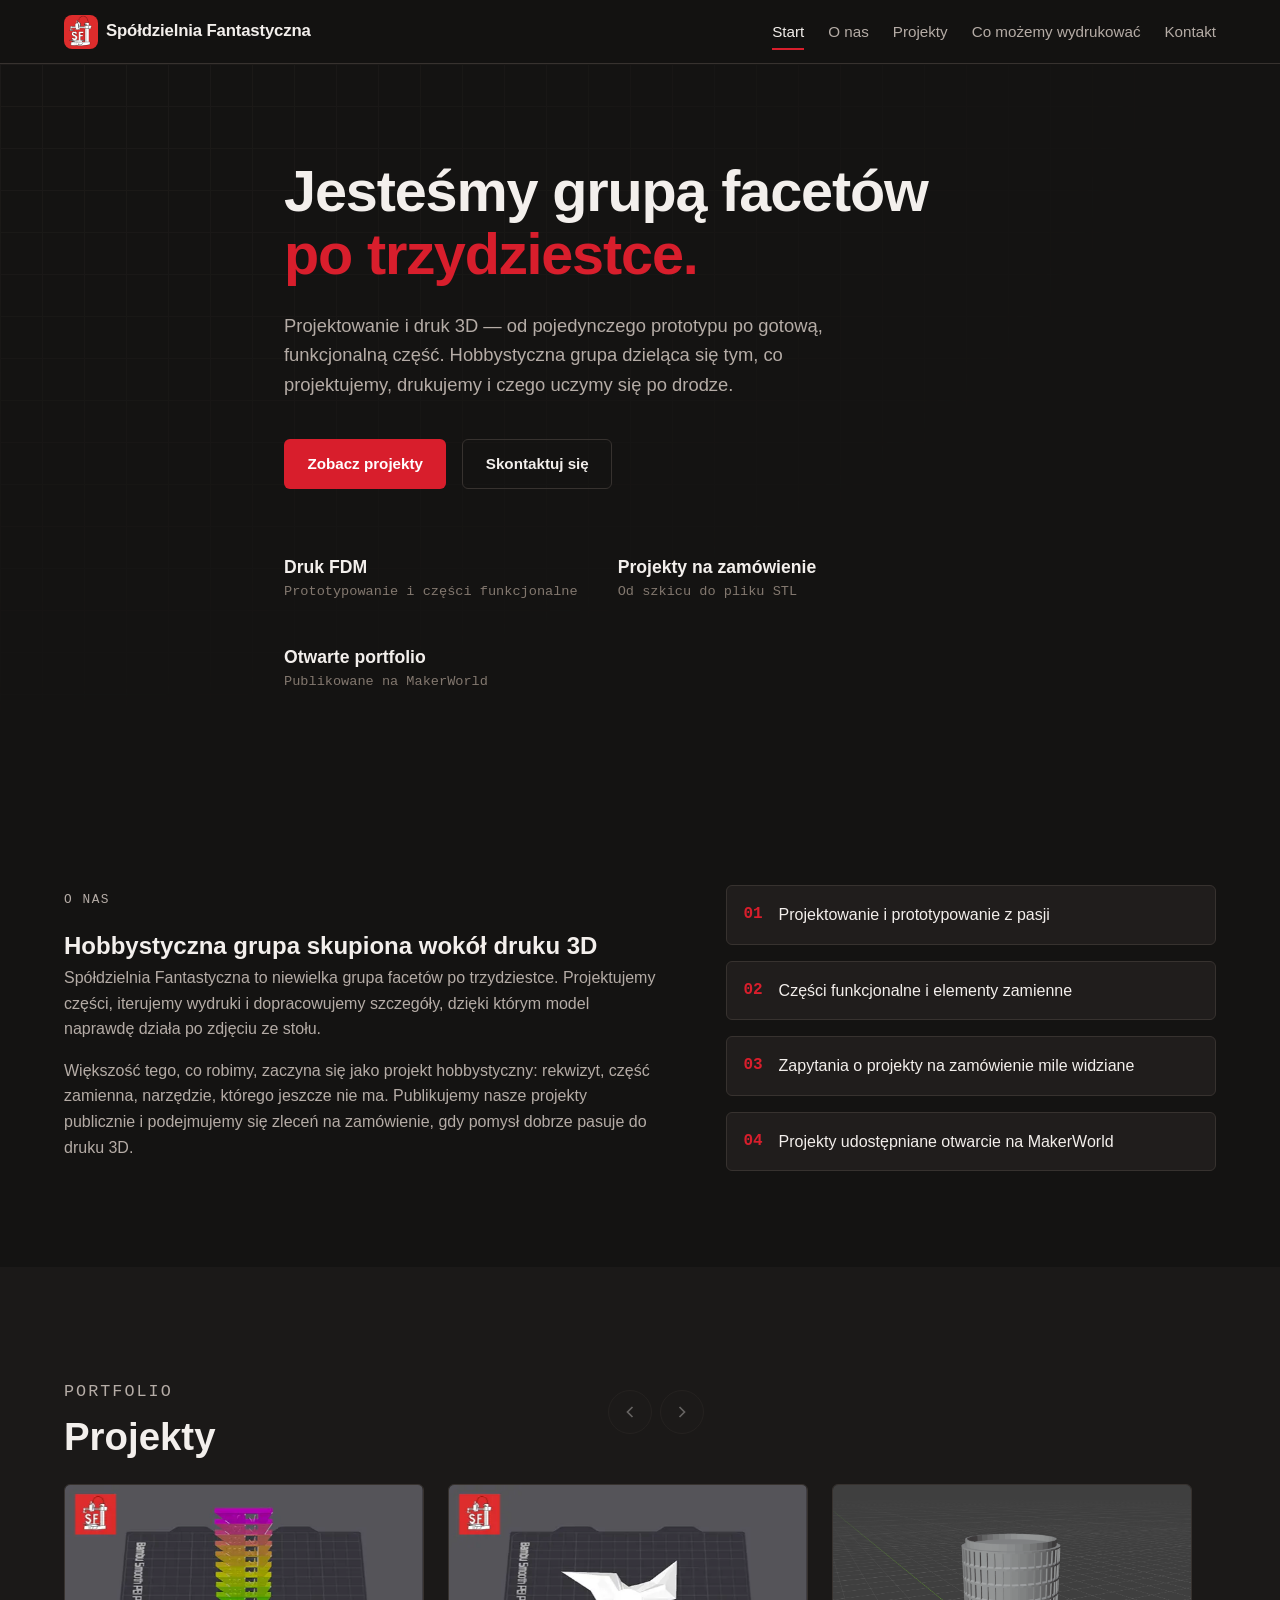
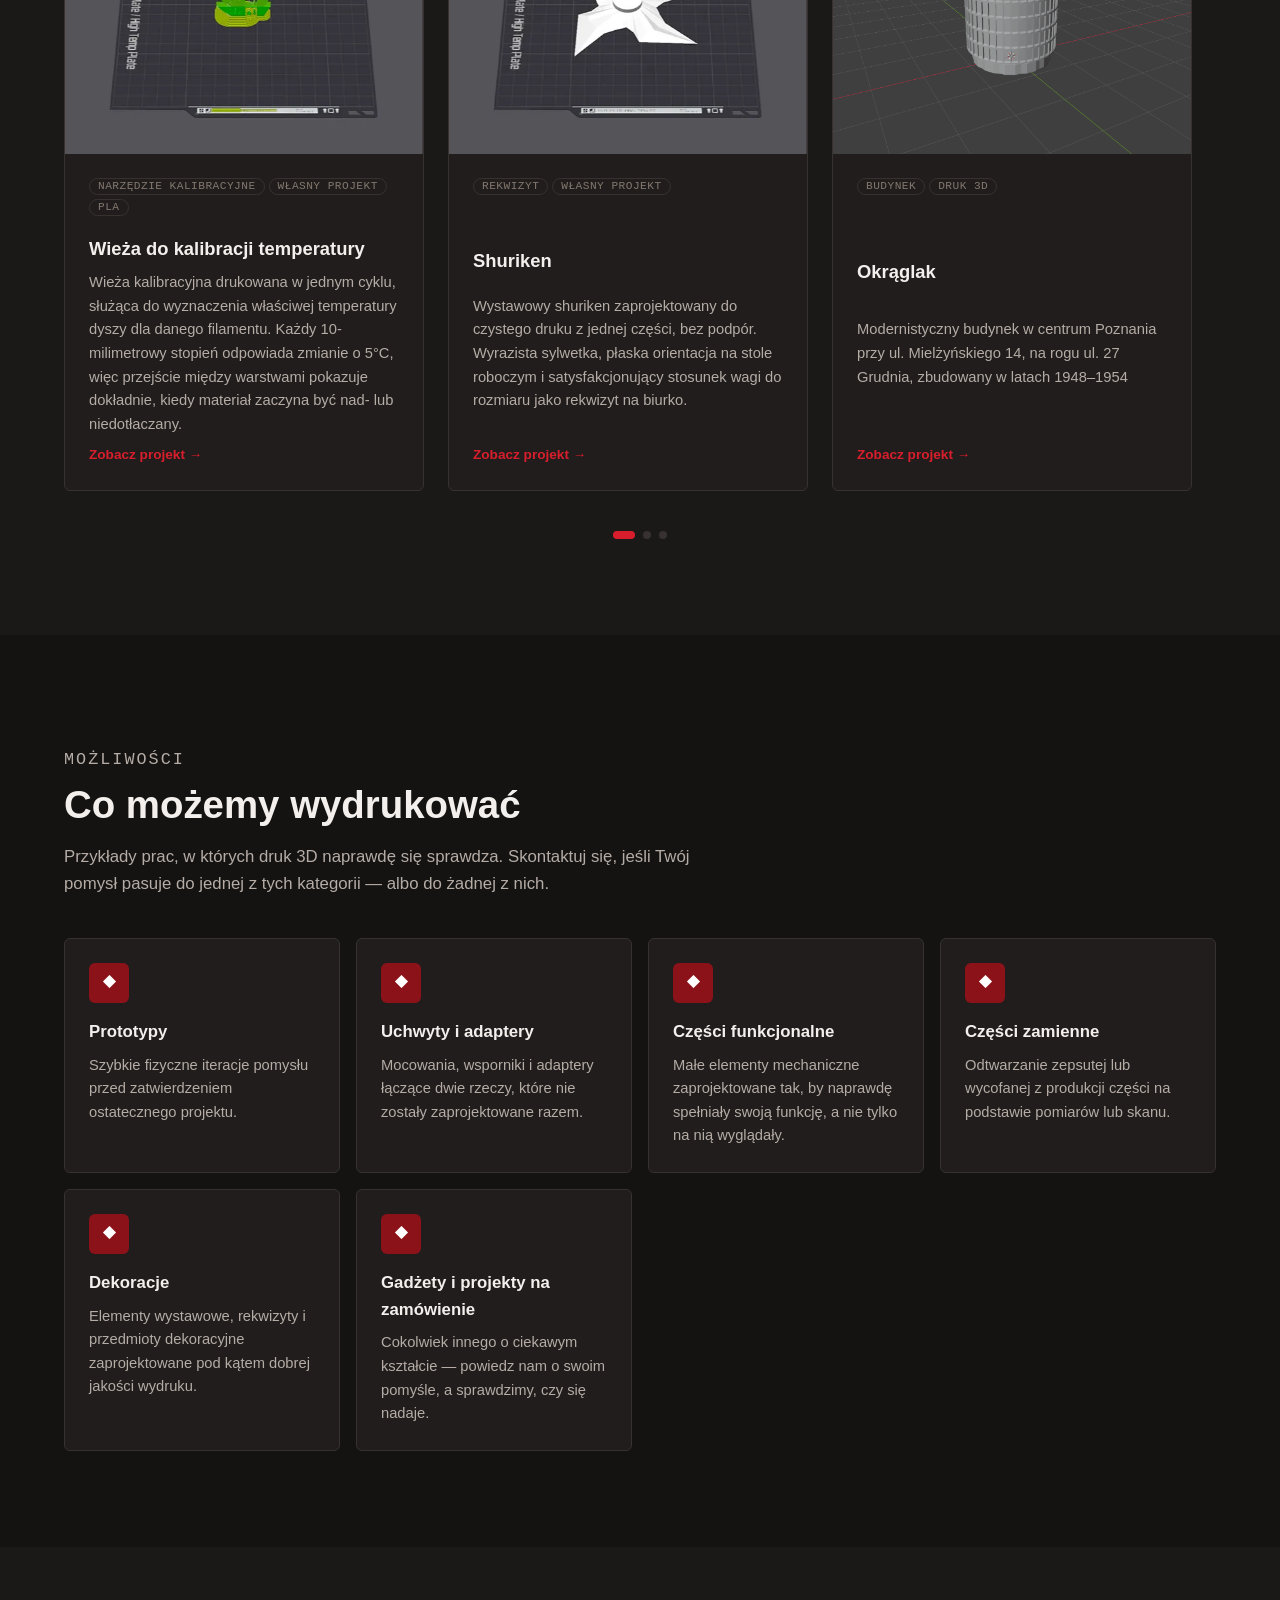
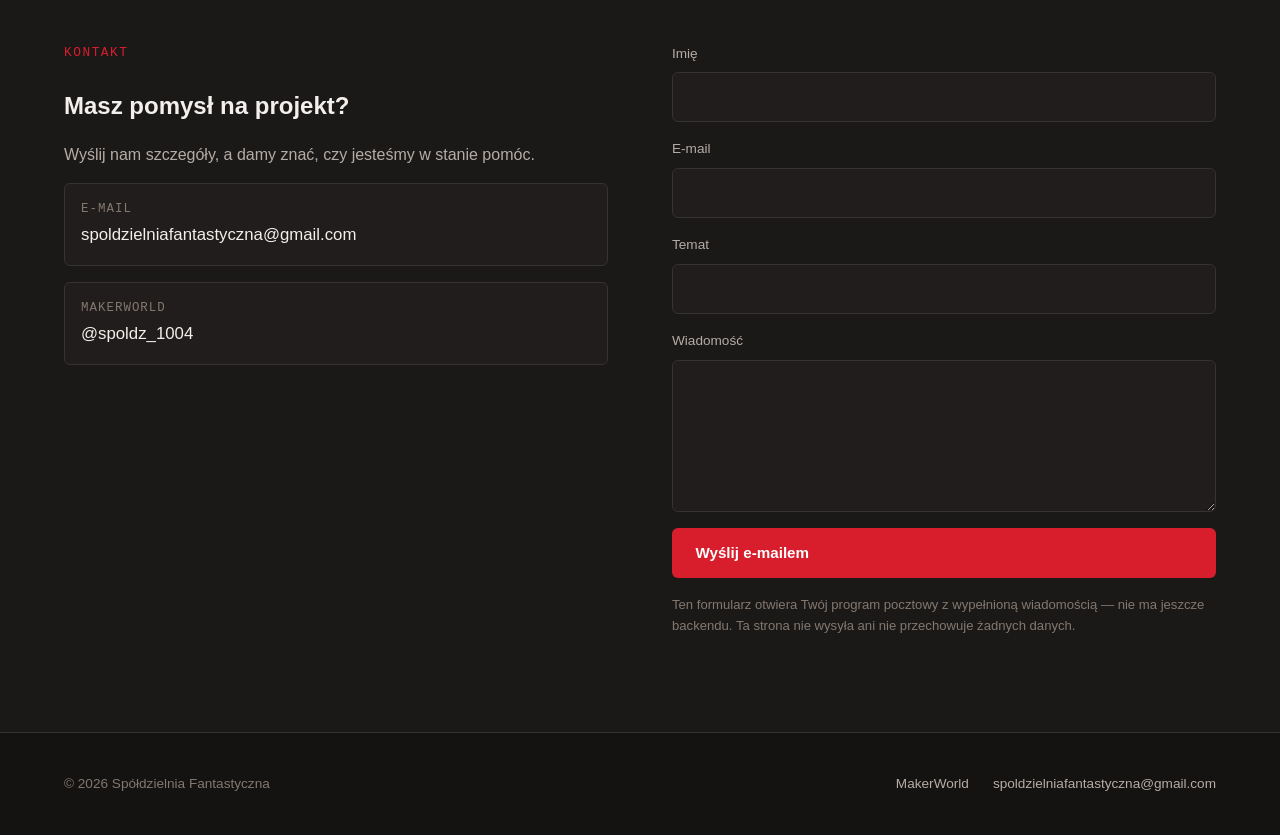
<file: index.html>
<!doctype html>
<html lang="pl">
<head>
  <meta charset="UTF-8" />
  <meta name="viewport" content="width=device-width, initial-scale=1" />
  <title>Spółdzielnia Fantastyczna — Projektowanie i druk 3D</title>
  <meta name="description" content="Spółdzielnia Fantastyczna — hobbystyczna grupa zamieniająca pomysły w fizyczne przedmioty dzięki projektowaniu i drukowi 3D. Zobacz nasze portfolio projektów i skontaktuj się w sprawie druku na zamówienie." />
  <link rel="canonical" href="https://spoldzielniafantastyczna.github.io/" />

  <meta property="og:type" content="website" />
  <meta property="og:title" content="Spółdzielnia Fantastyczna — Projektowanie i druk 3D" />
  <meta property="og:description" content="Hobbystyczna grupa zamieniająca pomysły w fizyczne przedmioty dzięki projektowaniu i drukowi 3D." />
  <meta property="og:url" content="https://spoldzielniafantastyczna.github.io/" />
  <meta property="og:image" content="https://spoldzielniafantastyczna.github.io/assets/icons/icon-512.png" />
  <meta name="twitter:card" content="summary_large_image" />

  <link rel="icon" href="assets/icons/favicon.ico" sizes="any" />
  <link rel="icon" type="image/png" sizes="32x32" href="assets/icons/icon-32.png" />
  <link rel="icon" type="image/png" sizes="192x192" href="assets/icons/icon-192.png" />
  <link rel="apple-touch-icon" href="assets/icons/apple-touch-icon.png" />
  <meta name="theme-color" content="#141312" />

  <link rel="stylesheet" href="css/main.css" />
  <link rel="stylesheet" href="css/gallery.css" />

  <script type="application/ld+json">
  {
    "@context": "https://schema.org",
    "@type": "Organization",
    "name": "Spółdzielnia Fantastyczna",
    "url": "https://spoldzielniafantastyczna.github.io/",
    "logo": "https://spoldzielniafantastyczna.github.io/assets/icons/icon-512.png",
    "sameAs": ["https://makerworld.com/en/@spoldz_1004"],
    "description": "Hobbystyczna grupa zamieniająca pomysły w fizyczne przedmioty dzięki projektowaniu i drukowi 3D."
  }
  </script>
</head>
<body>
  <a class="skip-link" href="#main">Przejdź do treści</a>

  <header class="site-header">
    <div class="container">
      <a class="brand" href="index.html">
        <img src="assets/branding/makerworld-avatar.png" alt="Spółdzielnia Fantastyczna logo" width="34" height="34" />
        <span>Spółdzielnia Fantastyczna</span>
      </a>
      <button class="nav-toggle" type="button" aria-label="Przełącz nawigację" aria-expanded="false">
        <svg viewBox="0 0 24 24" fill="none" stroke="currentColor" stroke-width="2" aria-hidden="true">
          <path d="M3 6h18M3 12h18M3 18h18" />
        </svg>
      </button>
      <nav class="main-nav" aria-label="Główna" data-open="false">
        <ul>
          <li><a href="#home" aria-current="page">Start</a></li>
          <li><a href="#about">O nas</a></li>
          <li><a href="#projects">Projekty</a></li>
          <li><a href="#capabilities">Co możemy wydrukować</a></li>
          <li><a href="#contact">Kontakt</a></li>
        </ul>
      </nav>
    </div>
  </header>

  <main id="main">
    <section id="home" class="hero">
      <div class="hero__grid" aria-hidden="true"></div>
      <div class="container hero__content">
        <h1>Jesteśmy grupą facetów <em>po trzydziestce.</em></h1>
        <p class="hero__lead">Projektowanie i druk 3D — od pojedynczego prototypu po gotową, funkcjonalną część. Hobbystyczna grupa dzieląca się tym, co projektujemy, drukujemy i czego uczymy się po drodze.</p>
        <div class="hero__actions">
          <a class="btn btn--primary" href="#projects">Zobacz projekty</a>
          <a class="btn btn--ghost" href="#contact">Skontaktuj się</a>
        </div>
        <div class="hero__meta">
          <div><strong>Druk FDM</strong>Prototypowanie i części funkcjonalne</div>
          <div><strong>Projekty na zamówienie</strong>Od szkicu do pliku STL</div>
          <div><strong>Otwarte portfolio</strong>Publikowane na MakerWorld</div>
        </div>
      </div>
    </section>

    <section id="about" class="section">
      <div class="container about__grid">
        <div class="about__body">
          <p class="eyebrow">O nas</p>
          <h2>Hobbystyczna grupa skupiona wokół druku 3D</h2>
          <p>Spółdzielnia Fantastyczna to niewielka grupa facetów po trzydziestce. Projektujemy części, iterujemy wydruki i dopracowujemy szczegóły, dzięki którym model naprawdę działa po zdjęciu ze stołu.</p>
          <p>Większość tego, co robimy, zaczyna się jako projekt hobbystyczny: rekwizyt, część zamienna, narzędzie, którego jeszcze nie ma. Publikujemy nasze projekty publicznie i podejmujemy się zleceń na zamówienie, gdy pomysł dobrze pasuje do druku 3D.</p>
        </div>
        <ul class="about__list">
          <li><span class="icon">01</span><span>Projektowanie i prototypowanie z pasji</span></li>
          <li><span class="icon">02</span><span>Części funkcjonalne i elementy zamienne</span></li>
          <li><span class="icon">03</span><span>Zapytania o projekty na zamówienie mile widziane</span></li>
          <li><span class="icon">04</span><span>Projekty udostępniane otwarcie na MakerWorld</span></li>
        </ul>
      </div>
    </section>

    <section id="projects" class="section section--alt">
      <div class="container">
        <div class="section-header portfolio__controls">
          <div>
            <p class="eyebrow">Portfolio</p>
            <h2>Projekty</h2>
          </div>
          <div class="portfolio__arrows">
            <button class="arrow-btn" type="button" data-carousel-prev aria-label="Poprzedni projekt">
              <svg viewBox="0 0 24 24" fill="none" stroke="currentColor" stroke-width="2"><path d="M15 18l-6-6 6-6" /></svg>
            </button>
            <button class="arrow-btn" type="button" data-carousel-next aria-label="Następny projekt">
              <svg viewBox="0 0 24 24" fill="none" stroke="currentColor" stroke-width="2"><path d="M9 18l6-6-6-6" /></svg>
            </button>
          </div>
        </div>
        <div class="carousel-track" data-carousel-track tabindex="0" role="region" aria-label="Karuzela projektów" aria-live="polite">
          <p>Ładowanie projektów…</p>
        </div>
        <div class="portfolio__dots" data-carousel-dots></div>
      </div>
    </section>

    <section id="capabilities" class="section">
      <div class="container">
        <div class="section-header">
          <p class="eyebrow">Możliwości</p>
          <h2>Co możemy wydrukować</h2>
          <p>Przykłady prac, w których druk 3D naprawdę się sprawdza. Skontaktuj się, jeśli Twój pomysł pasuje do jednej z tych kategorii — albo do żadnej z nich.</p>
        </div>
        <div class="capabilities__grid">
          <div class="capability-card"><span class="glyph">◆</span><h3>Prototypy</h3><p>Szybkie fizyczne iteracje pomysłu przed zatwierdzeniem ostatecznego projektu.</p></div>
          <div class="capability-card"><span class="glyph">◆</span><h3>Uchwyty i adaptery</h3><p>Mocowania, wsporniki i adaptery łączące dwie rzeczy, które nie zostały zaprojektowane razem.</p></div>
          <div class="capability-card"><span class="glyph">◆</span><h3>Części funkcjonalne</h3><p>Małe elementy mechaniczne zaprojektowane tak, by naprawdę spełniały swoją funkcję, a nie tylko na nią wyglądały.</p></div>
          <div class="capability-card"><span class="glyph">◆</span><h3>Części zamienne</h3><p>Odtwarzanie zepsutej lub wycofanej z produkcji części na podstawie pomiarów lub skanu.</p></div>
          <div class="capability-card"><span class="glyph">◆</span><h3>Dekoracje</h3><p>Elementy wystawowe, rekwizyty i przedmioty dekoracyjne zaprojektowane pod kątem dobrej jakości wydruku.</p></div>
          <div class="capability-card"><span class="glyph">◆</span><h3>Gadżety i projekty na zamówienie</h3><p>Cokolwiek innego o ciekawym kształcie — powiedz nam o swoim pomyśle, a sprawdzimy, czy się nadaje.</p></div>
        </div>
      </div>
    </section>

    <section id="contact" class="section section--alt">
      <div class="container contact__grid">
        <div class="contact-card">
          <p class="eyebrow">Kontakt</p>
          <h2>Masz pomysł na projekt?</h2>
          <p style="color:var(--color-text-muted)">Wyślij nam szczegóły, a damy znać, czy jesteśmy w stanie pomóc.</p>
          <div class="contact-item">
            <span>E-mail</span>
            <a data-site="email" href="mailto:">Ładowanie…</a>
          </div>
          <div class="contact-item">
            <span>MakerWorld</span>
            <a data-site="makerworld" href="#" target="_blank" rel="noopener">@spoldz_1004</a>
          </div>
        </div>
        <form class="contact-form" aria-label="Formularz kontaktowy">
          <div class="form-row">
            <label for="name">Imię</label>
            <input id="name" name="name" type="text" autocomplete="name" required />
          </div>
          <div class="form-row">
            <label for="email">E-mail</label>
            <input id="email" name="email" type="email" autocomplete="email" required />
          </div>
          <div class="form-row">
            <label for="subject">Temat</label>
            <input id="subject" name="subject" type="text" />
          </div>
          <div class="form-row">
            <label for="message">Wiadomość</label>
            <textarea id="message" name="message" rows="5" required></textarea>
          </div>
          <button class="btn btn--primary" type="submit">Wyślij e-mailem</button>
          <p class="form-note">Ten formularz otwiera Twój program pocztowy z wypełnioną wiadomością — nie ma jeszcze backendu. Ta strona nie wysyła ani nie przechowuje żadnych danych.</p>
        </form>
      </div>
    </section>
  </main>

  <footer class="site-footer">
    <div class="container">
      <p>© <span data-site="year">2026</span> Spółdzielnia Fantastyczna</p>
      <div class="footer-links">
        <a data-site="makerworld" href="#" target="_blank" rel="noopener">MakerWorld</a>
        <a data-site="email" href="mailto:">E-mail</a>
      </div>
    </div>
  </footer>

  <script type="module" src="js/main.js"></script>
  <script type="module" src="js/projects.js"></script>
</body>
</html>
</file>
<file: css/main.css>
/* ==========================================================================
   Spółdzielnia Fantastyczna — main stylesheet
   Base tokens, layout, header, hero, about, capabilities, contact, footer.
   ========================================================================== */

:root {
  --color-bg: #141312;
  --color-bg-alt: #1b1918;
  --color-surface: #201d1c;
  --color-surface-2: #262220;
  --color-border: #37322f;
  --color-text: #f3efec;
  --color-text-muted: #b5aca6;
  --color-text-dim: #83786f;
  --color-accent: #d81e2c;
  --color-accent-hover: #f0212f;
  --color-accent-dark: #8c121a;
  --color-focus: #ffb703;

  --font-sans: -apple-system, BlinkMacSystemFont, "Segoe UI", Roboto, "Helvetica Neue", Arial, sans-serif;
  --font-mono: ui-monospace, "SF Mono", "Cascadia Code", "Roboto Mono", Consolas, monospace;

  --content-width: 1200px;
  --space-1: 0.25rem;
  --space-2: 0.5rem;
  --space-3: 1rem;
  --space-4: 1.5rem;
  --space-5: 2.5rem;
  --space-6: 4rem;
  --space-7: 6rem;

  --radius: 6px;
  --header-height: 64px;
  --transition-fast: 150ms ease;
  --transition-base: 250ms ease;
}

/* ---------- Reset ---------- */
*, *::before, *::after { box-sizing: border-box; }
html { scroll-behavior: smooth; }
html, body { height: 100%; }
body {
  margin: 0;
  background: var(--color-bg);
  color: var(--color-text);
  font-family: var(--font-sans);
  font-size: 16px;
  line-height: 1.6;
  -webkit-font-smoothing: antialiased;
}
img { max-width: 100%; display: block; }
a { color: inherit; }
ul { margin: 0; padding: 0; list-style: none; }
h1, h2, h3, h4, p { margin: 0; }
button { font: inherit; }
input, textarea, select { font: inherit; }

@media (prefers-reduced-motion: reduce) {
  html { scroll-behavior: auto; }
  *, *::before, *::after {
    animation-duration: 0.001ms !important;
    animation-iteration-count: 1 !important;
    transition-duration: 0.001ms !important;
    scroll-behavior: auto !important;
  }
}

/* ---------- Focus states ---------- */
:focus-visible {
  outline: 2px solid var(--color-focus);
  outline-offset: 2px;
}
a:focus:not(:focus-visible),
button:focus:not(:focus-visible) { outline: none; }

/* ---------- Skip link ---------- */
.skip-link {
  position: absolute;
  top: -48px;
  left: var(--space-3);
  background: var(--color-accent);
  color: #fff;
  padding: var(--space-2) var(--space-3);
  border-radius: var(--radius);
  z-index: 1000;
  transition: top var(--transition-fast);
}
.skip-link:focus { top: var(--space-3); }

/* ---------- Layout helpers ---------- */
.container {
  width: 100%;
  max-width: var(--content-width);
  margin-inline: auto;
  padding-inline: var(--space-4);
}
.section { padding-block: var(--space-7); }
.section-header {
  max-width: 640px;
  margin-bottom: var(--space-5);
}
.eyebrow {
  display: inline-block;
  font-family: var(--font-mono);
  font-size: 0.8rem;
  letter-spacing: 0.12em;
  text-transform: uppercase;
  color: var(--color-accent);
  margin-bottom: var(--space-2);
}
.section-header h2 {
  font-size: clamp(1.6rem, 3vw, 2.4rem);
  line-height: 1.2;
}
.section-header p {
  color: var(--color-text-muted);
  margin-top: var(--space-3);
  font-size: 1.05rem;
}
.section--alt { background: var(--color-bg-alt); }

.visually-hidden {
  position: absolute;
  width: 1px; height: 1px;
  padding: 0; margin: -1px;
  overflow: hidden;
  clip: rect(0, 0, 0, 0);
  white-space: nowrap;
  border: 0;
}

/* ---------- Buttons ---------- */
.btn {
  display: inline-flex;
  align-items: center;
  gap: var(--space-2);
  padding: 0.75rem 1.4rem;
  border-radius: var(--radius);
  font-weight: 600;
  font-size: 0.95rem;
  text-decoration: none;
  border: 1px solid transparent;
  cursor: pointer;
  transition: transform var(--transition-fast), background var(--transition-fast), border-color var(--transition-fast);
}
.btn:hover { transform: translateY(-1px); }
.btn--primary {
  background: var(--color-accent);
  color: #fff;
}
.btn--primary:hover { background: var(--color-accent-hover); }
.btn--ghost {
  background: transparent;
  color: var(--color-text);
  border-color: var(--color-border);
}
.btn--ghost:hover { border-color: var(--color-text-muted); }
.btn--small { padding: 0.5rem 0.9rem; font-size: 0.85rem; }

/* ---------- Header ---------- */
.site-header {
  position: sticky;
  top: 0;
  z-index: 100;
  height: var(--header-height);
  display: flex;
  align-items: center;
  background: rgba(20, 19, 18, 0.88);
  backdrop-filter: saturate(150%) blur(10px);
  border-bottom: 1px solid var(--color-border);
}
.site-header .container {
  display: flex;
  align-items: center;
  justify-content: space-between;
  gap: var(--space-3);
}
.brand {
  display: flex;
  align-items: center;
  gap: var(--space-2);
  text-decoration: none;
  font-weight: 700;
  letter-spacing: -0.01em;
  font-size: 1.05rem;
  min-width: 0;
  flex-shrink: 1;
}
.brand img {
  width: 34px;
  height: 34px;
  border-radius: 8px;
  flex-shrink: 0;
}
.brand span {
  overflow: hidden;
  text-overflow: ellipsis;
  white-space: nowrap;
}

.nav-toggle {
  display: none;
  flex-shrink: 0;
  background: none;
  border: 1px solid var(--color-border);
  border-radius: var(--radius);
  width: 42px;
  height: 42px;
  align-items: center;
  justify-content: center;
  color: var(--color-text);
}
.nav-toggle svg { width: 20px; height: 20px; }

.main-nav ul {
  display: flex;
  gap: var(--space-4);
}
.main-nav a {
  text-decoration: none;
  font-size: 0.95rem;
  color: var(--color-text-muted);
  padding: var(--space-2) 0;
  border-bottom: 2px solid transparent;
  transition: color var(--transition-fast), border-color var(--transition-fast);
}
.main-nav a:hover,
.main-nav a[aria-current="page"] {
  color: var(--color-text);
  border-color: var(--color-accent);
}

@media (max-width: 400px) {
  .brand { font-size: 0.9rem; }
}

@media (max-width: 760px) {
  .nav-toggle { display: inline-flex; }
  .main-nav {
    position: fixed;
    inset: var(--header-height) 0 0 0;
    background: var(--color-bg);
    transform: translateX(100%);
    transition: transform var(--transition-base);
    overflow-y: auto;
  }
  .main-nav[data-open="true"] { transform: translateX(0); }
  .main-nav ul {
    flex-direction: column;
    padding: var(--space-4);
    gap: var(--space-1);
  }
  .main-nav a {
    display: block;
    padding: var(--space-3) var(--space-2);
    font-size: 1.1rem;
    border-bottom: 1px solid var(--color-border);
  }
}

/* ---------- Hero ---------- */
.hero {
  position: relative;
  padding-block: var(--space-7);
  overflow: hidden;
}
.hero__grid {
  position: absolute;
  inset: 0;
  background-image:
    linear-gradient(var(--color-border) 1px, transparent 1px),
    linear-gradient(90deg, var(--color-border) 1px, transparent 1px);
  background-size: 42px 42px;
  opacity: 0.25;
  mask-image: radial-gradient(ellipse at top left, black, transparent 70%);
}
.hero__content {
  position: relative;
  max-width: 760px;
}
.hero h1 {
  font-size: clamp(2.2rem, 5.5vw, 3.6rem);
  line-height: 1.1;
  letter-spacing: -0.02em;
  margin-bottom: var(--space-4);
}
.hero h1 em {
  font-style: normal;
  color: var(--color-accent);
}
.hero__lead {
  font-size: 1.15rem;
  color: var(--color-text-muted);
  max-width: 56ch;
  margin-bottom: var(--space-5);
}
.hero__actions {
  display: flex;
  gap: var(--space-3);
  flex-wrap: wrap;
}
.hero__meta {
  margin-top: var(--space-6);
  display: flex;
  gap: var(--space-5);
  flex-wrap: wrap;
  font-family: var(--font-mono);
  font-size: 0.85rem;
  color: var(--color-text-dim);
}
.hero__meta strong { color: var(--color-text); display: block; font-size: 1.1rem; font-family: var(--font-sans); }

/* ---------- About ---------- */
.about__grid {
  display: grid;
  grid-template-columns: 1.1fr 0.9fr;
  gap: var(--space-6);
  align-items: start;
}
.about__body p { color: var(--color-text-muted); margin-bottom: var(--space-3); }
.about__body p:last-child { margin-bottom: 0; }
.about__list {
  display: grid;
  gap: var(--space-3);
}
.about__list li {
  display: flex;
  gap: var(--space-3);
  padding: var(--space-3);
  background: var(--color-surface);
  border: 1px solid var(--color-border);
  border-radius: var(--radius);
}
.about__list .icon {
  color: var(--color-accent);
  font-family: var(--font-mono);
  font-weight: 700;
}
@media (max-width: 900px) {
  .about__grid { grid-template-columns: 1fr; }
}

/* ---------- What we can make ---------- */
.capabilities__grid {
  display: grid;
  grid-template-columns: repeat(auto-fit, minmax(220px, 1fr));
  gap: var(--space-3);
}
.capability-card {
  padding: var(--space-4);
  background: var(--color-surface);
  border: 1px solid var(--color-border);
  border-radius: var(--radius);
  transition: border-color var(--transition-fast), transform var(--transition-fast);
}
.capability-card:hover { border-color: var(--color-accent); transform: translateY(-2px); }
.capability-card .glyph {
  width: 40px; height: 40px;
  display: flex; align-items: center; justify-content: center;
  border-radius: var(--radius);
  background: var(--color-accent-dark);
  color: #fff;
  margin-bottom: var(--space-3);
  font-family: var(--font-mono);
  font-weight: 700;
}
.capability-card h3 { font-size: 1.05rem; margin-bottom: var(--space-2); }
.capability-card p { color: var(--color-text-muted); font-size: 0.92rem; }

/* ---------- Contact ---------- */
.contact__grid {
  display: grid;
  grid-template-columns: 1fr 1fr;
  gap: var(--space-6);
}
.contact-card {
  display: grid;
  gap: var(--space-3);
  align-content: start;
}
.contact-item {
  display: flex;
  flex-direction: column;
  gap: 2px;
  padding: var(--space-3);
  background: var(--color-surface);
  border: 1px solid var(--color-border);
  border-radius: var(--radius);
}
.contact-item span { font-family: var(--font-mono); font-size: 0.78rem; color: var(--color-text-dim); text-transform: uppercase; letter-spacing: 0.08em; }
.contact-item a { color: var(--color-text); text-decoration: none; font-size: 1.05rem; }
.contact-item a:hover { color: var(--color-accent); }

.contact-form { display: grid; gap: var(--space-3); }
.form-row { display: grid; gap: var(--space-2); }
.form-row label { font-size: 0.85rem; color: var(--color-text-muted); }
.form-row input,
.form-row textarea {
  background: var(--color-surface);
  border: 1px solid var(--color-border);
  border-radius: var(--radius);
  color: var(--color-text);
  padding: 0.7rem 0.8rem;
  resize: vertical;
}
.form-row input:focus,
.form-row textarea:focus { border-color: var(--color-accent); }
.form-note {
  font-size: 0.82rem;
  color: var(--color-text-dim);
}

@media (max-width: 900px) {
  .contact__grid { grid-template-columns: 1fr; }
}

/* ---------- Footer ---------- */
.site-footer {
  border-top: 1px solid var(--color-border);
  padding-block: var(--space-5);
  color: var(--color-text-dim);
  font-size: 0.85rem;
}
.site-footer .container {
  display: flex;
  justify-content: space-between;
  align-items: center;
  flex-wrap: wrap;
  gap: var(--space-3);
}
.site-footer a { color: var(--color-text-muted); text-decoration: none; }
.site-footer a:hover { color: var(--color-accent); }
.footer-links { display: flex; gap: var(--space-4); }
</file>
<file: css/gallery.css>
/* ==========================================================================
   Portfolio carousel, project cards, detail gallery, and lightbox.
   ========================================================================== */

/* ---------- Homepage carousel ---------- */
.portfolio__controls {
  display: flex;
  justify-content: space-between;
  align-items: center;
  margin-bottom: var(--space-4);
}
.portfolio__arrows { display: flex; gap: var(--space-2); }
.arrow-btn {
  width: 44px;
  height: 44px;
  border-radius: 50%;
  border: 1px solid var(--color-border);
  background: var(--color-surface);
  color: var(--color-text);
  display: inline-flex;
  align-items: center;
  justify-content: center;
  cursor: pointer;
  transition: border-color var(--transition-fast), background var(--transition-fast);
}
.arrow-btn:hover { border-color: var(--color-accent); background: var(--color-surface-2); }
.arrow-btn svg { width: 20px; height: 20px; }
.arrow-btn:disabled { opacity: 0.35; cursor: not-allowed; }

.carousel-track {
  display: flex;
  gap: var(--space-4);
  overflow-x: auto;
  scroll-snap-type: x mandatory;
  scroll-behavior: smooth;
  padding-bottom: var(--space-3);
  margin: 0 calc(var(--space-4) * -1);
  padding-inline: var(--space-4);
  scrollbar-width: thin;
  scrollbar-color: var(--color-border) transparent;
}
.carousel-track:focus-visible { outline-offset: 4px; }

.project-card {
  scroll-snap-align: start;
  flex: 0 0 min(360px, 82vw);
  background: var(--color-surface);
  border: 1px solid var(--color-border);
  border-radius: var(--radius);
  overflow: hidden;
  text-decoration: none;
  color: var(--color-text);
  display: flex;
  flex-direction: column;
  transition: transform var(--transition-base), border-color var(--transition-fast);
}
.project-card:hover { transform: translateY(-4px); border-color: var(--color-accent); }
.project-card__media {
  aspect-ratio: 4 / 3;
  background: var(--color-bg-alt);
  overflow: hidden;
}
.project-card__media img {
  width: 100%; height: 100%;
  object-fit: cover;
  transition: transform 400ms ease;
}
.project-card:hover .project-card__media img { transform: scale(1.04); }
.project-card__body { padding: var(--space-4); display: grid; gap: var(--space-2); flex: 1; }
.project-card__tags { display: flex; align-content: flex-start; gap: var(--space-1); flex-wrap: wrap; margin-bottom: var(--space-1); min-height: 2.75rem; }
.tag {
  font-family: var(--font-mono);
  font-size: 0.7rem;
  line-height: 1;
  letter-spacing: 0.04em;
  text-transform: uppercase;
  padding: 2px 8px;
  border: 1px solid var(--color-border);
  border-radius: 999px;
  color: var(--color-text-dim);
}
.project-card h3 { font-size: 1.15rem; }
.project-card p { color: var(--color-text-muted); font-size: 0.92rem; }
.project-card__cta {
  margin-top: auto;
  font-size: 0.85rem;
  font-weight: 600;
  color: var(--color-accent);
}

.portfolio__dots {
  display: flex;
  justify-content: center;
  gap: var(--space-2);
  margin-top: var(--space-4);
}
.portfolio__dots button {
  width: 8px; height: 8px;
  border-radius: 50%;
  border: none;
  background: var(--color-border);
  cursor: pointer;
  padding: 0;
}
.portfolio__dots button[aria-current="true"] { background: var(--color-accent); width: 22px; border-radius: 5px; transition: width var(--transition-fast); }

/* ---------- Project detail page ---------- */
.project-hero {
  padding-block: var(--space-5) var(--space-6);
}
.project-hero__nav {
  display: flex;
  justify-content: space-between;
  align-items: center;
  margin-bottom: var(--space-5);
  flex-wrap: wrap;
  gap: var(--space-3);
}
.back-link {
  display: inline-flex;
  align-items: center;
  gap: var(--space-1);
  text-decoration: none;
  color: var(--color-text-muted);
  font-size: 0.9rem;
}
.back-link:hover { color: var(--color-accent); }
.project-hero__pager { display: flex; gap: var(--space-2); }

.project-hero__title { font-size: clamp(1.8rem, 4vw, 2.6rem); margin-bottom: var(--space-3); }
.project-hero__tags { display: flex; gap: var(--space-1); flex-wrap: wrap; margin-bottom: var(--space-3); }
.project-hero__desc { color: var(--color-text-muted); max-width: 70ch; font-size: 1.05rem; }
.project-hero__source { margin-top: var(--space-3); font-size: 0.9rem; }
.project-hero__source a { color: var(--color-accent); text-decoration: none; }
.project-hero__source a:hover { text-decoration: underline; }

/* ---------- Gallery ---------- */
.gallery {
  display: grid;
  gap: var(--space-3);
}
.gallery__main {
  position: relative;
  aspect-ratio: 16 / 10;
  background: var(--color-bg-alt);
  border: 1px solid var(--color-border);
  border-radius: var(--radius);
  overflow: hidden;
  cursor: zoom-in;
}
.gallery__main img {
  width: 100%; height: 100%;
  object-fit: contain;
  background: var(--color-bg-alt);
}
.gallery__thumbs {
  display: flex;
  gap: var(--space-2);
  overflow-x: auto;
  padding-bottom: 4px;
}
.gallery__thumbs button {
  flex: 0 0 84px;
  height: 64px;
  padding: 0;
  border-radius: var(--radius);
  overflow: hidden;
  border: 2px solid transparent;
  background: var(--color-bg-alt);
  cursor: pointer;
}
.gallery__thumbs button[aria-current="true"] { border-color: var(--color-accent); }
.gallery__thumbs img { width: 100%; height: 100%; object-fit: cover; }

/* ---------- Lightbox ---------- */
.lightbox {
  position: fixed;
  inset: 0;
  background: rgba(10, 9, 8, 0.94);
  display: none;
  align-items: center;
  justify-content: center;
  z-index: 1000;
  touch-action: none;
}
.lightbox[data-open="true"] { display: flex; }
.lightbox img {
  max-width: min(92vw, 1400px);
  max-height: 86vh;
  object-fit: contain;
  user-select: none;
}
.lightbox__close,
.lightbox__prev,
.lightbox__next {
  position: absolute;
  background: rgba(255,255,255,0.08);
  border: 1px solid rgba(255,255,255,0.2);
  color: #fff;
  width: 46px; height: 46px;
  border-radius: 50%;
  display: inline-flex;
  align-items: center;
  justify-content: center;
  cursor: pointer;
}
.lightbox__close:hover,
.lightbox__prev:hover,
.lightbox__next:hover { background: var(--color-accent); border-color: var(--color-accent); }
.lightbox__close { top: var(--space-4); right: var(--space-4); }
.lightbox__prev { left: var(--space-4); top: 50%; transform: translateY(-50%); }
.lightbox__next { right: var(--space-4); top: 50%; transform: translateY(-50%); }
.lightbox__counter {
  position: absolute;
  bottom: var(--space-4);
  left: 50%;
  transform: translateX(-50%);
  font-family: var(--font-mono);
  font-size: 0.85rem;
  color: var(--color-text-muted);
}
@media (max-width: 640px) {
  .lightbox__prev, .lightbox__next { width: 38px; height: 38px; }
}
</file>
